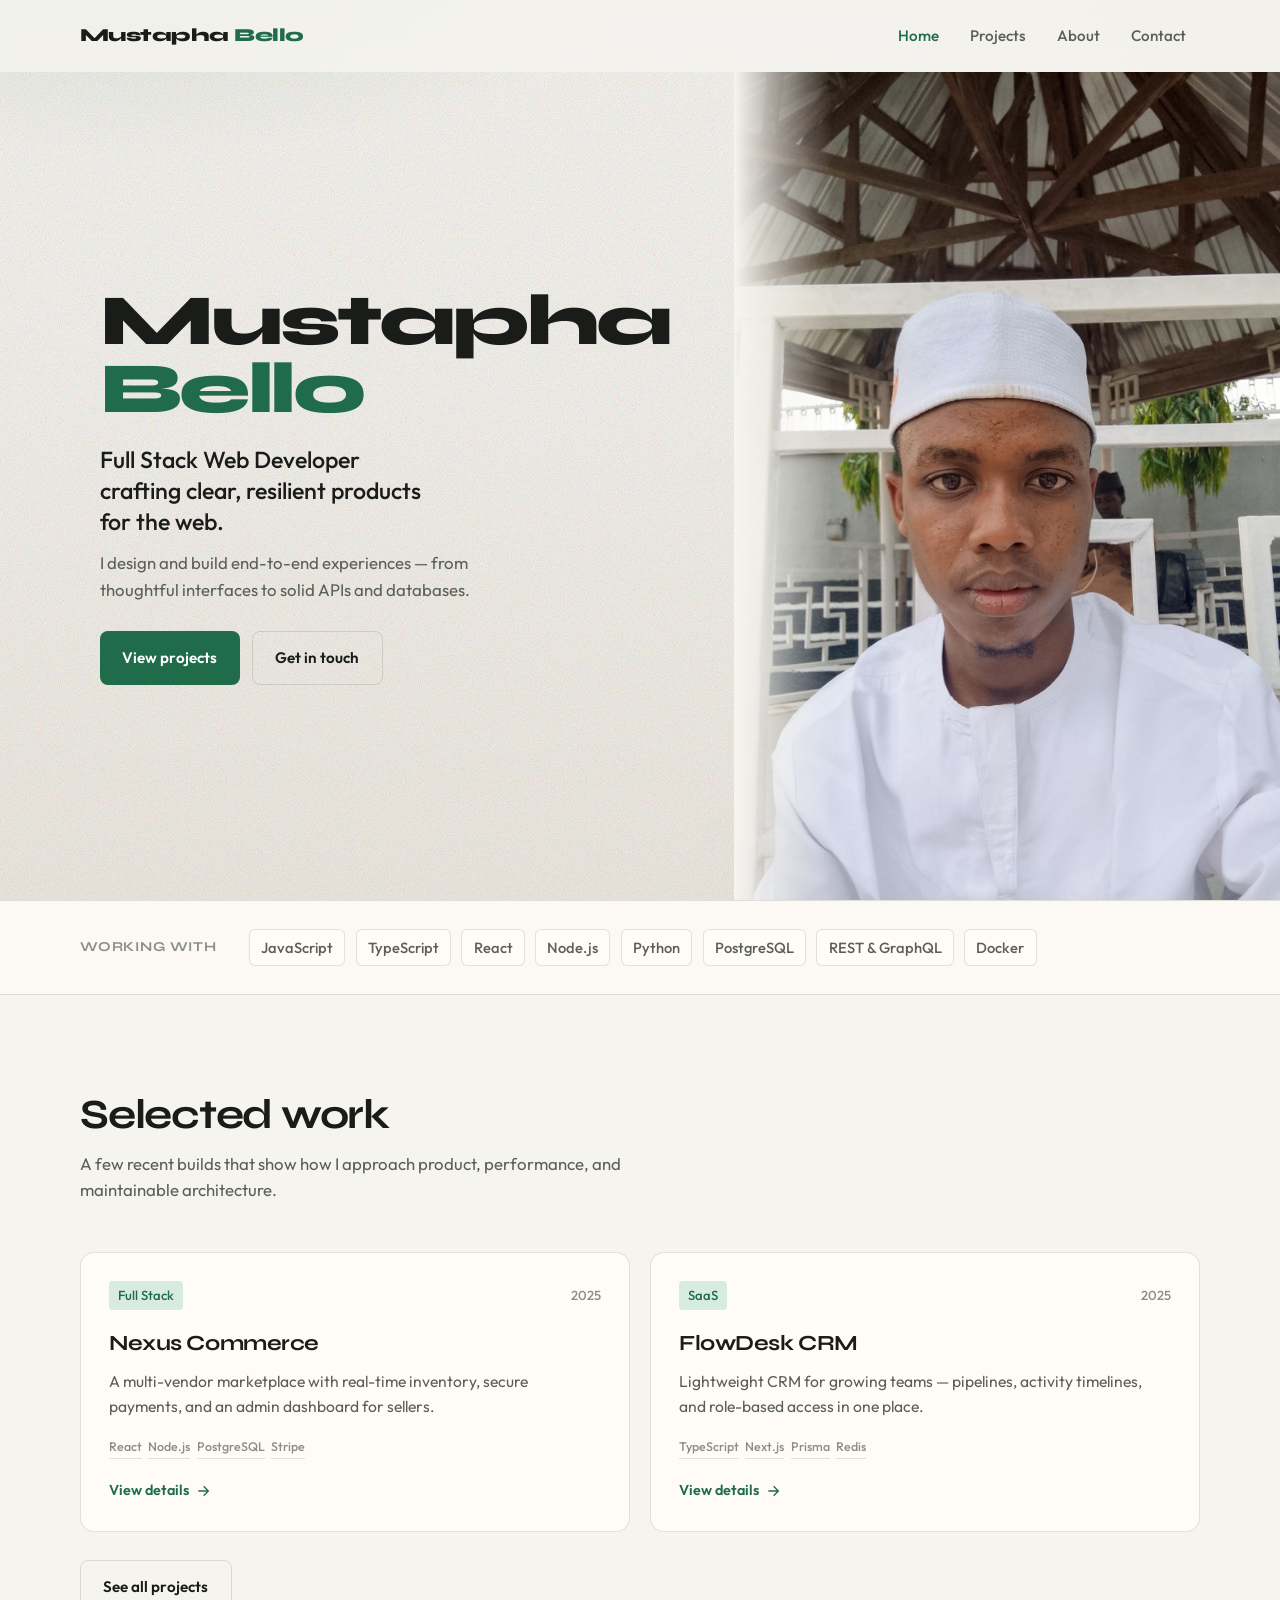
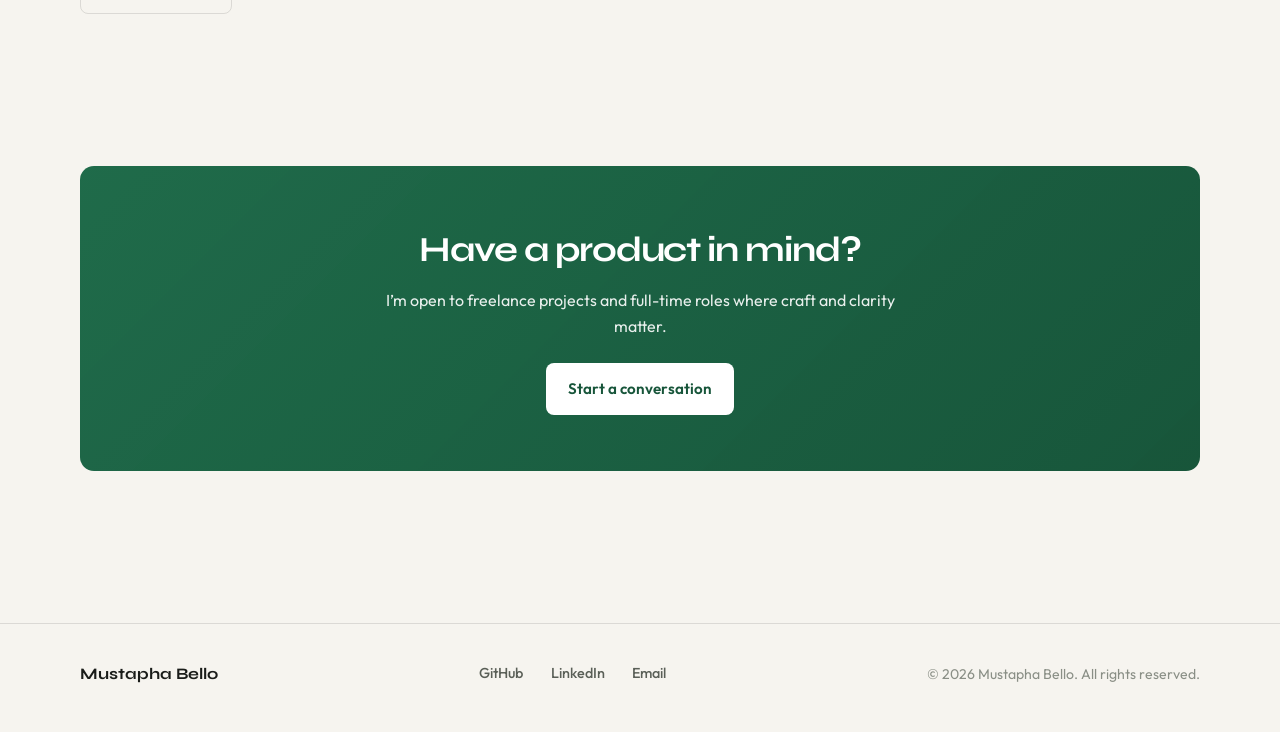
<file: index.html>
<!DOCTYPE html>
<html lang="en">
<head>
  <meta charset="UTF-8">
  <meta name="viewport" content="width=device-width, initial-scale=1.0">
  <meta name="description" content="Mustapha Bello — Full Stack Web Developer building reliable, thoughtful digital products.">
  <title>Mustapha Bello — Full Stack Web Developer</title>
  <link rel="stylesheet" href="css/styles.css">
</head>
<body>
  <header class="site-header">
    <nav class="nav container" aria-label="Primary">
      <a class="logo" href="index.html">Mustapha <span>Bello</span></a>
      <button class="nav-toggle" type="button" aria-expanded="false" aria-controls="nav-menu" aria-label="Open menu">
        <span class="nav-toggle-bars"></span>
      </button>
      <ul class="nav-links" id="nav-menu">
        <li><a href="index.html" class="is-active" aria-current="page">Home</a></li>
        <li><a href="projects.html">Projects</a></li>
        <li><a href="about.html">About</a></li>
        <li><a href="contact.html">Contact</a></li>
      </ul>
    </nav>
  </header>

  <main>
    <section class="hero" aria-label="Introduction">
      <div class="hero-copy">
        <h1 class="hero-brand">Mustapha <em>Bello</em></h1>
        <p class="hero-headline">Full Stack Web Developer crafting clear, resilient products for the web.</p>
        <p class="hero-support">I design and build end-to-end experiences — from thoughtful interfaces to solid APIs and databases.</p>
        <div class="btn-group">
          <a class="btn btn-primary" href="projects.html">View projects</a>
          <a class="btn btn-ghost" href="contact.html">Get in touch</a>
        </div>
      </div>
      <div class="hero-media">
        <img src="assets/mustapha.jpg" alt="Professional portrait of Mustapha Bello" width="768" height="1024">
      </div>
    </section>

    <div class="skills-strip">
      <div class="container">
        <p class="skills-label">Working with</p>
        <ul class="skills-list">
          <li>JavaScript</li>
          <li>TypeScript</li>
          <li>React</li>
          <li>Node.js</li>
          <li>Python</li>
          <li>PostgreSQL</li>
          <li>REST &amp; GraphQL</li>
          <li>Docker</li>
        </ul>
      </div>
    </div>

    <section class="section">
      <div class="container">
        <div class="section-header reveal">
          <h2>Selected work</h2>
          <p>A few recent builds that show how I approach product, performance, and maintainable architecture.</p>
        </div>
        <div class="project-grid">
          <article class="project-item reveal reveal-delay-1">
            <div class="project-meta">
              <span class="project-tag">Full Stack</span>
              <span>2025</span>
            </div>
            <h3>Nexus Commerce</h3>
            <p>A multi-vendor marketplace with real-time inventory, secure payments, and an admin dashboard for sellers.</p>
            <div class="project-stack">
              <span>React</span>
              <span>Node.js</span>
              <span>PostgreSQL</span>
              <span>Stripe</span>
            </div>
            <a class="project-link" href="projects.html#nexus">
              View details
              <svg viewBox="0 0 24 24" fill="none" stroke="currentColor" stroke-width="2" aria-hidden="true"><path d="M5 12h14M13 5l7 7-7 7"/></svg>
            </a>
          </article>
          <article class="project-item reveal reveal-delay-2">
            <div class="project-meta">
              <span class="project-tag">SaaS</span>
              <span>2025</span>
            </div>
            <h3>FlowDesk CRM</h3>
            <p>Lightweight CRM for growing teams — pipelines, activity timelines, and role-based access in one place.</p>
            <div class="project-stack">
              <span>TypeScript</span>
              <span>Next.js</span>
              <span>Prisma</span>
              <span>Redis</span>
            </div>
            <a class="project-link" href="projects.html#flowdesk">
              View details
              <svg viewBox="0 0 24 24" fill="none" stroke="currentColor" stroke-width="2" aria-hidden="true"><path d="M5 12h14M13 5l7 7-7 7"/></svg>
            </a>
          </article>
        </div>
        <p class="reveal" style="margin-top: 1.75rem;">
          <a class="btn btn-ghost" href="projects.html">See all projects</a>
        </p>
      </div>
    </section>

    <section class="section" style="padding-top: 0;">
      <div class="container">
        <div class="cta-band reveal">
          <h2>Have a product in mind?</h2>
          <p>I’m open to freelance projects and full-time roles where craft and clarity matter.</p>
          <a class="btn btn-primary" href="contact.html">Start a conversation</a>
        </div>
      </div>
    </section>
  </main>

  <footer class="site-footer">
    <div class="container footer-inner">
      <p class="footer-brand">Mustapha Bello</p>
      <div class="footer-social">
        <a href="https://github.com" target="_blank" rel="noopener noreferrer">GitHub</a>
        <a href="https://linkedin.com" target="_blank" rel="noopener noreferrer">LinkedIn</a>
        <a href="mailto:mustapha.bello@email.com">Email</a>
      </div>
      <p class="footer-copy">&copy; <span data-year></span> Mustapha Bello. All rights reserved.</p>
    </div>
  </footer>

  <script src="js/main.js"></script>
</body>
</html>
</file>
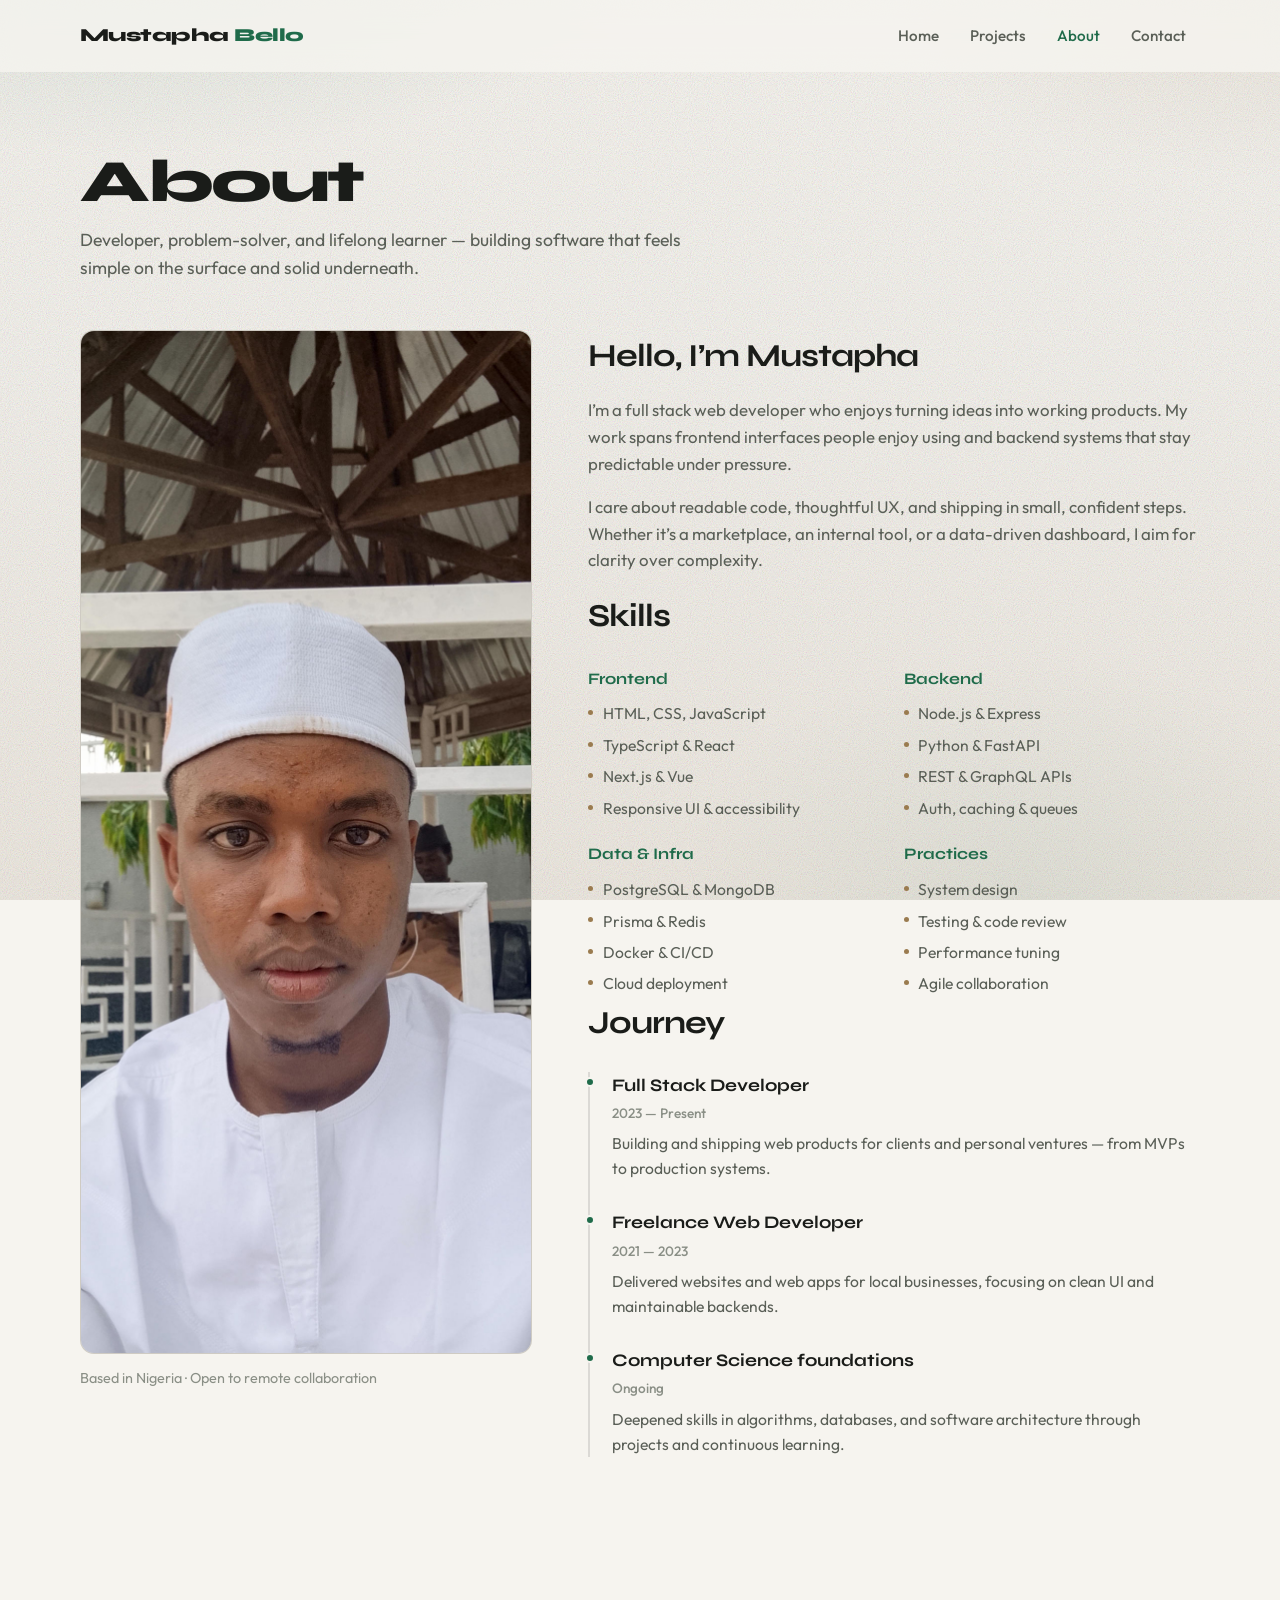
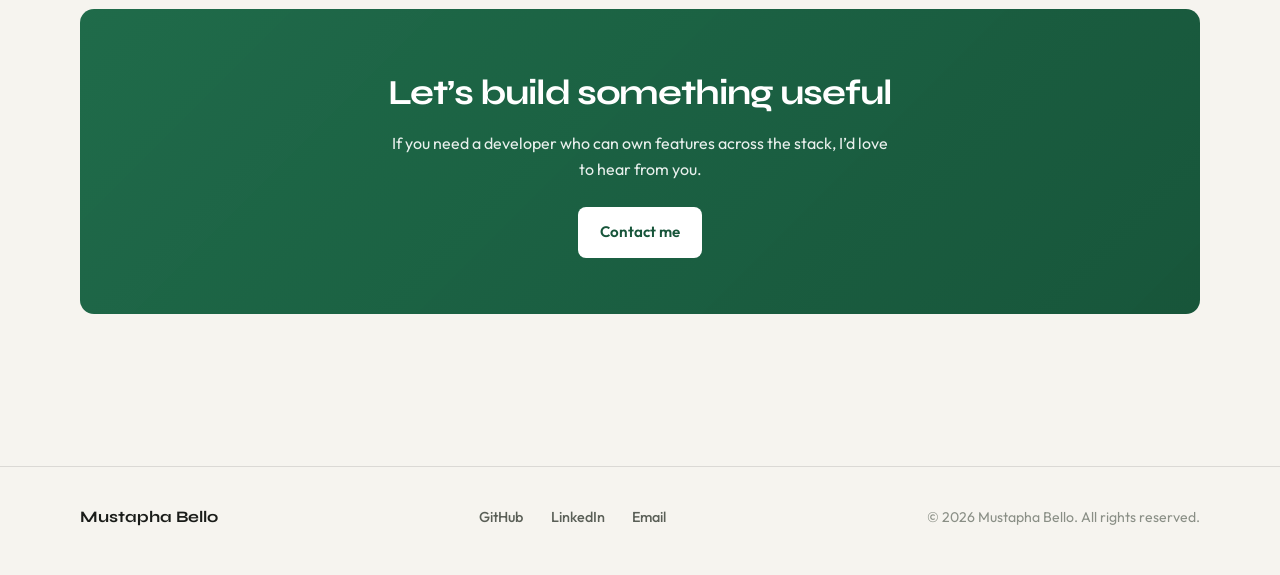
<file: about.html>
<!DOCTYPE html>
<html lang="en">
<head>
  <meta charset="UTF-8">
  <meta name="viewport" content="width=device-width, initial-scale=1.0">
  <meta name="description" content="About Mustapha Bello — full stack web developer focused on clear interfaces and reliable systems.">
  <title>About — Mustapha Bello</title>
  <link rel="stylesheet" href="css/styles.css">
</head>
<body>
  <header class="site-header">
    <nav class="nav container" aria-label="Primary">
      <a class="logo" href="index.html">Mustapha <span>Bello</span></a>
      <button class="nav-toggle" type="button" aria-expanded="false" aria-controls="nav-menu" aria-label="Open menu">
        <span class="nav-toggle-bars"></span>
      </button>
      <ul class="nav-links" id="nav-menu">
        <li><a href="index.html">Home</a></li>
        <li><a href="projects.html">Projects</a></li>
        <li><a href="about.html" class="is-active" aria-current="page">About</a></li>
        <li><a href="contact.html">Contact</a></li>
      </ul>
    </nav>
  </header>

  <main>
    <section class="page-hero">
      <div class="container">
        <h1>About</h1>
        <p>Developer, problem-solver, and lifelong learner — building software that feels simple on the surface and solid underneath.</p>
      </div>
    </section>

    <section class="section" style="padding-top: 0;">
      <div class="container about-layout">
        <aside class="about-portrait reveal">
          <figure>
            <img src="assets/mustapha.jpg" alt="Mustapha Bello in professional attire" width="768" height="1024">
            <figcaption>Based in Nigeria · Open to remote collaboration</figcaption>
          </figure>
        </aside>

        <div class="about-content">
          <div class="reveal">
            <h2>Hello, I’m Mustapha</h2>
            <p>
              I’m a full stack web developer who enjoys turning ideas into working products.
              My work spans frontend interfaces people enjoy using and backend systems that stay predictable under pressure.
            </p>
            <p>
              I care about readable code, thoughtful UX, and shipping in small, confident steps.
              Whether it’s a marketplace, an internal tool, or a data-driven dashboard, I aim for clarity over complexity.
            </p>
          </div>

          <div class="reveal reveal-delay-1">
            <h2>Skills</h2>
            <div class="skill-groups">
              <div class="skill-group">
                <h3>Frontend</h3>
                <ul>
                  <li>HTML, CSS, JavaScript</li>
                  <li>TypeScript &amp; React</li>
                  <li>Next.js &amp; Vue</li>
                  <li>Responsive UI &amp; accessibility</li>
                </ul>
              </div>
              <div class="skill-group">
                <h3>Backend</h3>
                <ul>
                  <li>Node.js &amp; Express</li>
                  <li>Python &amp; FastAPI</li>
                  <li>REST &amp; GraphQL APIs</li>
                  <li>Auth, caching &amp; queues</li>
                </ul>
              </div>
              <div class="skill-group">
                <h3>Data &amp; Infra</h3>
                <ul>
                  <li>PostgreSQL &amp; MongoDB</li>
                  <li>Prisma &amp; Redis</li>
                  <li>Docker &amp; CI/CD</li>
                  <li>Cloud deployment</li>
                </ul>
              </div>
              <div class="skill-group">
                <h3>Practices</h3>
                <ul>
                  <li>System design</li>
                  <li>Testing &amp; code review</li>
                  <li>Performance tuning</li>
                  <li>Agile collaboration</li>
                </ul>
              </div>
            </div>
          </div>

          <div class="reveal reveal-delay-2">
            <h2>Journey</h2>
            <div class="timeline">
              <div class="timeline-item">
                <h3>Full Stack Developer</h3>
                <p class="when">2023 — Present</p>
                <p>Building and shipping web products for clients and personal ventures — from MVPs to production systems.</p>
              </div>
              <div class="timeline-item">
                <h3>Freelance Web Developer</h3>
                <p class="when">2021 — 2023</p>
                <p>Delivered websites and web apps for local businesses, focusing on clean UI and maintainable backends.</p>
              </div>
              <div class="timeline-item">
                <h3>Computer Science foundations</h3>
                <p class="when">Ongoing</p>
                <p>Deepened skills in algorithms, databases, and software architecture through projects and continuous learning.</p>
              </div>
            </div>
          </div>
        </div>
      </div>
    </section>

    <section class="section" style="padding-top: 0;">
      <div class="container">
        <div class="cta-band reveal">
          <h2>Let’s build something useful</h2>
          <p>If you need a developer who can own features across the stack, I’d love to hear from you.</p>
          <a class="btn btn-primary" href="contact.html">Contact me</a>
        </div>
      </div>
    </section>
  </main>

  <footer class="site-footer">
    <div class="container footer-inner">
      <p class="footer-brand">Mustapha Bello</p>
      <div class="footer-social">
        <a href="https://github.com" target="_blank" rel="noopener noreferrer">GitHub</a>
        <a href="https://linkedin.com" target="_blank" rel="noopener noreferrer">LinkedIn</a>
        <a href="mailto:mustapha.bello@email.com">Email</a>
      </div>
      <p class="footer-copy">&copy; <span data-year></span> Mustapha Bello. All rights reserved.</p>
    </div>
  </footer>

  <script src="js/main.js"></script>
</body>
</html>
</file>
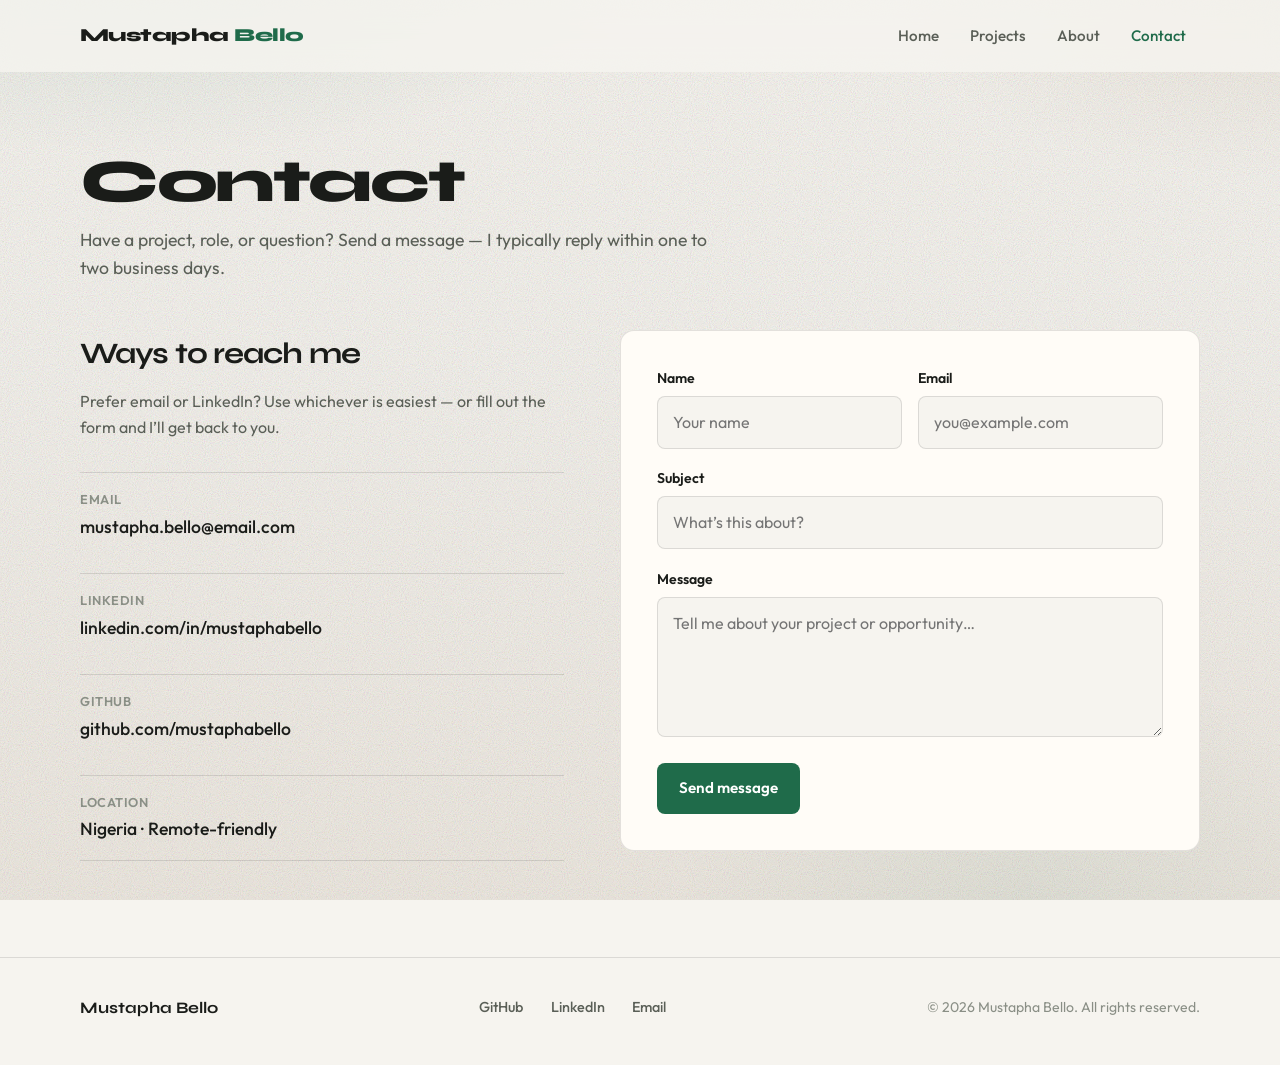
<file: contact.html>
<!DOCTYPE html>
<html lang="en">
<head>
  <meta charset="UTF-8">
  <meta name="viewport" content="width=device-width, initial-scale=1.0">
  <meta name="description" content="Contact Mustapha Bello — full stack web developer available for projects and collaborations.">
  <title>Contact — Mustapha Bello</title>
  <link rel="stylesheet" href="css/styles.css">
</head>
<body>
  <header class="site-header">
    <nav class="nav container" aria-label="Primary">
      <a class="logo" href="index.html">Mustapha <span>Bello</span></a>
      <button class="nav-toggle" type="button" aria-expanded="false" aria-controls="nav-menu" aria-label="Open menu">
        <span class="nav-toggle-bars"></span>
      </button>
      <ul class="nav-links" id="nav-menu">
        <li><a href="index.html">Home</a></li>
        <li><a href="projects.html">Projects</a></li>
        <li><a href="about.html">About</a></li>
        <li><a href="contact.html" class="is-active" aria-current="page">Contact</a></li>
      </ul>
    </nav>
  </header>

  <main>
    <section class="page-hero">
      <div class="container">
        <h1>Contact</h1>
        <p>Have a project, role, or question? Send a message — I typically reply within one to two business days.</p>
      </div>
    </section>

    <section class="section" style="padding-top: 0;">
      <div class="container contact-layout">
        <div class="contact-info reveal">
          <h2>Ways to reach me</h2>
          <p>Prefer email or LinkedIn? Use whichever is easiest — or fill out the form and I’ll get back to you.</p>
          <div class="contact-channels">
            <div class="contact-channel">
              <span>Email</span>
              <a href="mailto:mustapha.bello@email.com">mustapha.bello@email.com</a>
            </div>
            <div class="contact-channel">
              <span>LinkedIn</span>
              <a href="https://linkedin.com" target="_blank" rel="noopener noreferrer">linkedin.com/in/mustaphabello</a>
            </div>
            <div class="contact-channel">
              <span>GitHub</span>
              <a href="https://github.com" target="_blank" rel="noopener noreferrer">github.com/mustaphabello</a>
            </div>
            <div class="contact-channel">
              <span>Location</span>
              <a href="#">Nigeria · Remote-friendly</a>
            </div>
          </div>
        </div>

        <form class="contact-form reveal reveal-delay-1" id="contact-form" novalidate>
          <div class="form-row">
            <div class="form-field" data-field="name">
              <label for="name">Name</label>
              <input type="text" id="name" name="name" autocomplete="name" required placeholder="Your name">
              <p class="error" role="alert">Please enter your name.</p>
            </div>
            <div class="form-field" data-field="email">
              <label for="email">Email</label>
              <input type="email" id="email" name="email" autocomplete="email" required placeholder="you@example.com">
              <p class="error" role="alert">Please enter a valid email.</p>
            </div>
          </div>
          <div class="form-field" data-field="subject">
            <label for="subject">Subject</label>
            <input type="text" id="subject" name="subject" required placeholder="What’s this about?">
            <p class="error" role="alert">Please add a subject.</p>
          </div>
          <div class="form-field" data-field="message">
            <label for="message">Message</label>
            <textarea id="message" name="message" required placeholder="Tell me about your project or opportunity…"></textarea>
            <p class="error" role="alert">Please write a short message.</p>
          </div>
          <button class="btn btn-primary" type="submit">Send message</button>
          <p class="form-status" id="form-status" role="status" aria-live="polite"></p>
        </form>
      </div>
    </section>
  </main>

  <footer class="site-footer">
    <div class="container footer-inner">
      <p class="footer-brand">Mustapha Bello</p>
      <div class="footer-social">
        <a href="https://github.com" target="_blank" rel="noopener noreferrer">GitHub</a>
        <a href="https://linkedin.com" target="_blank" rel="noopener noreferrer">LinkedIn</a>
        <a href="mailto:mustapha.bello@email.com">Email</a>
      </div>
      <p class="footer-copy">&copy; <span data-year></span> Mustapha Bello. All rights reserved.</p>
    </div>
  </footer>

  <script src="js/main.js"></script>
</body>
</html>
</file>
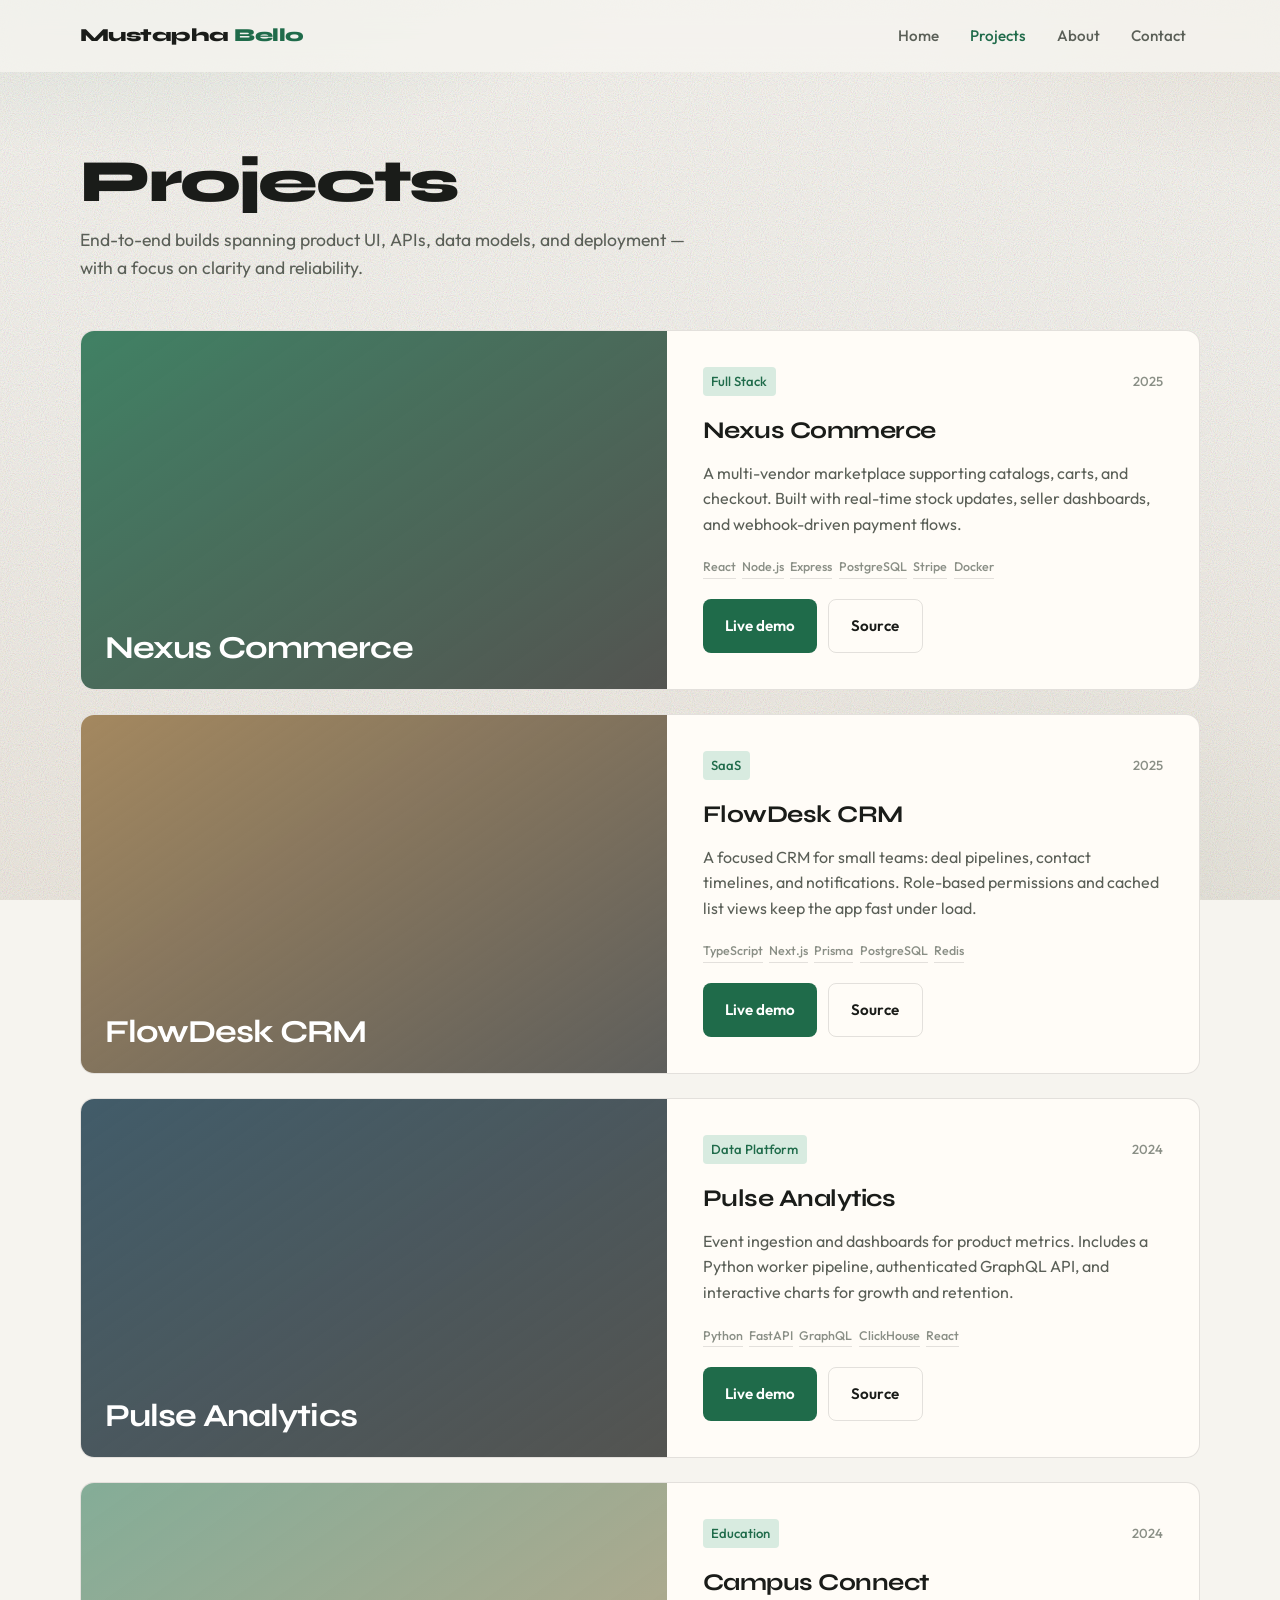
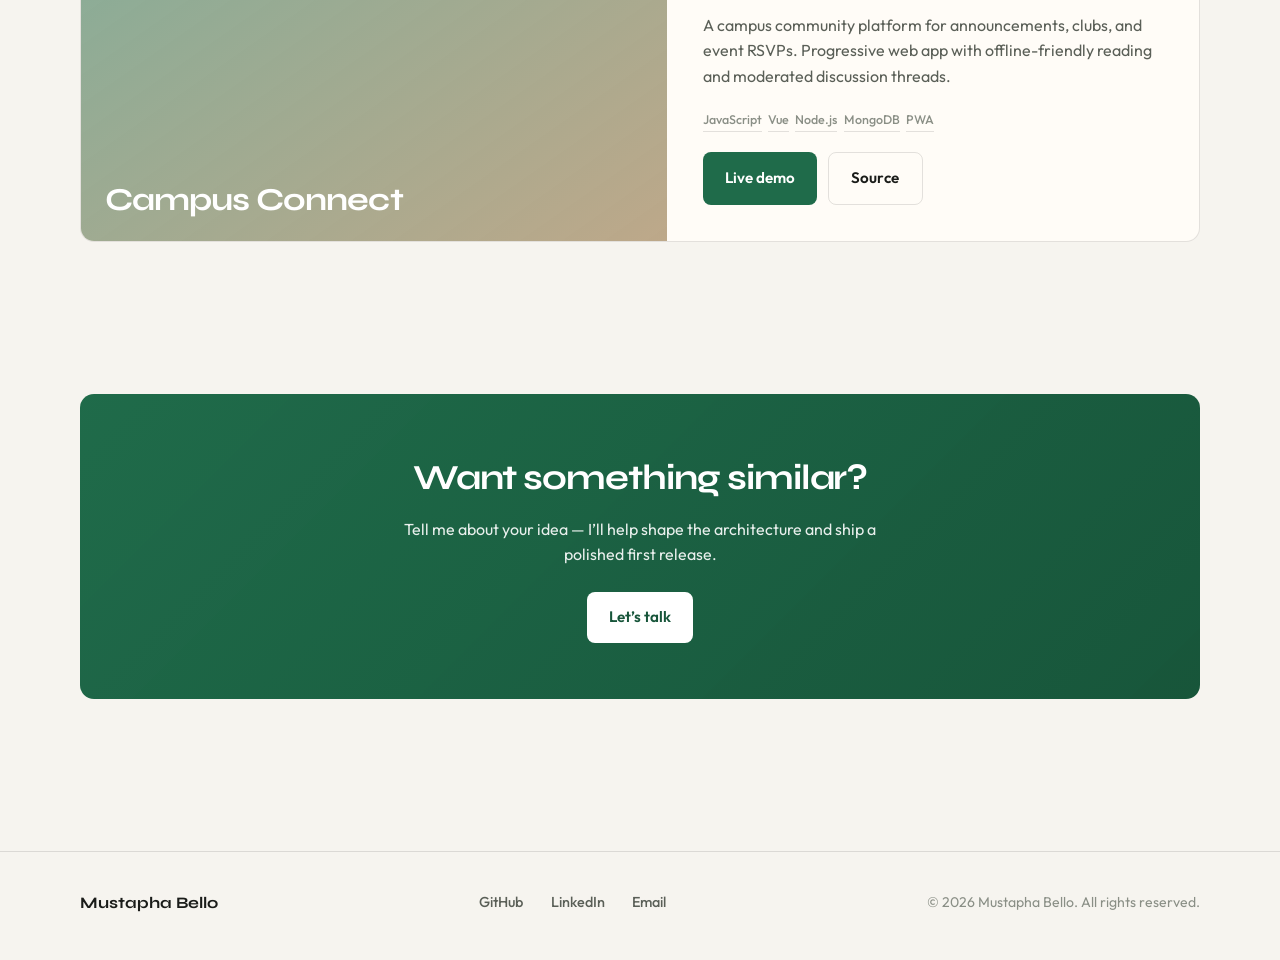
<file: projects.html>
<!DOCTYPE html>
<html lang="en">
<head>
  <meta charset="UTF-8">
  <meta name="viewport" content="width=device-width, initial-scale=1.0">
  <meta name="description" content="Projects by Mustapha Bello — full stack web applications, APIs, and product experiences.">
  <title>Projects — Mustapha Bello</title>
  <link rel="stylesheet" href="css/styles.css">
</head>
<body>
  <header class="site-header">
    <nav class="nav container" aria-label="Primary">
      <a class="logo" href="index.html">Mustapha <span>Bello</span></a>
      <button class="nav-toggle" type="button" aria-expanded="false" aria-controls="nav-menu" aria-label="Open menu">
        <span class="nav-toggle-bars"></span>
      </button>
      <ul class="nav-links" id="nav-menu">
        <li><a href="index.html">Home</a></li>
        <li><a href="projects.html" class="is-active" aria-current="page">Projects</a></li>
        <li><a href="about.html">About</a></li>
        <li><a href="contact.html">Contact</a></li>
      </ul>
    </nav>
  </header>

  <main>
    <section class="page-hero">
      <div class="container">
        <h1>Projects</h1>
        <p>End-to-end builds spanning product UI, APIs, data models, and deployment — with a focus on clarity and reliability.</p>
      </div>
    </section>

    <section class="section" style="padding-top: 0;">
      <div class="container">
        <div class="project-list">
          <article class="project-featured reveal" id="nexus">
            <div class="project-visual">
              <span>Nexus Commerce</span>
            </div>
            <div class="project-body">
              <div class="project-meta">
                <span class="project-tag">Full Stack</span>
                <span>2025</span>
              </div>
              <h3>Nexus Commerce</h3>
              <p>A multi-vendor marketplace supporting catalogs, carts, and checkout. Built with real-time stock updates, seller dashboards, and webhook-driven payment flows.</p>
              <div class="project-stack">
                <span>React</span>
                <span>Node.js</span>
                <span>Express</span>
                <span>PostgreSQL</span>
                <span>Stripe</span>
                <span>Docker</span>
              </div>
              <div class="project-actions">
                <a class="btn btn-primary" href="#" aria-disabled="true">Live demo</a>
                <a class="btn btn-ghost" href="https://github.com" target="_blank" rel="noopener noreferrer">Source</a>
              </div>
            </div>
          </article>

          <article class="project-featured reveal reveal-delay-1" id="flowdesk">
            <div class="project-visual tone-2">
              <span>FlowDesk CRM</span>
            </div>
            <div class="project-body">
              <div class="project-meta">
                <span class="project-tag">SaaS</span>
                <span>2025</span>
              </div>
              <h3>FlowDesk CRM</h3>
              <p>A focused CRM for small teams: deal pipelines, contact timelines, and notifications. Role-based permissions and cached list views keep the app fast under load.</p>
              <div class="project-stack">
                <span>TypeScript</span>
                <span>Next.js</span>
                <span>Prisma</span>
                <span>PostgreSQL</span>
                <span>Redis</span>
              </div>
              <div class="project-actions">
                <a class="btn btn-primary" href="#" aria-disabled="true">Live demo</a>
                <a class="btn btn-ghost" href="https://github.com" target="_blank" rel="noopener noreferrer">Source</a>
              </div>
            </div>
          </article>

          <article class="project-featured reveal reveal-delay-2" id="pulse">
            <div class="project-visual tone-3">
              <span>Pulse Analytics</span>
            </div>
            <div class="project-body">
              <div class="project-meta">
                <span class="project-tag">Data Platform</span>
                <span>2024</span>
              </div>
              <h3>Pulse Analytics</h3>
              <p>Event ingestion and dashboards for product metrics. Includes a Python worker pipeline, authenticated GraphQL API, and interactive charts for growth and retention.</p>
              <div class="project-stack">
                <span>Python</span>
                <span>FastAPI</span>
                <span>GraphQL</span>
                <span>ClickHouse</span>
                <span>React</span>
              </div>
              <div class="project-actions">
                <a class="btn btn-primary" href="#" aria-disabled="true">Live demo</a>
                <a class="btn btn-ghost" href="https://github.com" target="_blank" rel="noopener noreferrer">Source</a>
              </div>
            </div>
          </article>

          <article class="project-featured reveal" id="campus">
            <div class="project-visual tone-4">
              <span>Campus Connect</span>
            </div>
            <div class="project-body">
              <div class="project-meta">
                <span class="project-tag">Education</span>
                <span>2024</span>
              </div>
              <h3>Campus Connect</h3>
              <p>A campus community platform for announcements, clubs, and event RSVPs. Progressive web app with offline-friendly reading and moderated discussion threads.</p>
              <div class="project-stack">
                <span>JavaScript</span>
                <span>Vue</span>
                <span>Node.js</span>
                <span>MongoDB</span>
                <span>PWA</span>
              </div>
              <div class="project-actions">
                <a class="btn btn-primary" href="#" aria-disabled="true">Live demo</a>
                <a class="btn btn-ghost" href="https://github.com" target="_blank" rel="noopener noreferrer">Source</a>
              </div>
            </div>
          </article>
        </div>
      </div>
    </section>

    <section class="section" style="padding-top: 0;">
      <div class="container">
        <div class="cta-band reveal">
          <h2>Want something similar?</h2>
          <p>Tell me about your idea — I’ll help shape the architecture and ship a polished first release.</p>
          <a class="btn btn-primary" href="contact.html">Let’s talk</a>
        </div>
      </div>
    </section>
  </main>

  <footer class="site-footer">
    <div class="container footer-inner">
      <p class="footer-brand">Mustapha Bello</p>
      <div class="footer-social">
        <a href="https://github.com" target="_blank" rel="noopener noreferrer">GitHub</a>
        <a href="https://linkedin.com" target="_blank" rel="noopener noreferrer">LinkedIn</a>
        <a href="mailto:mustapha.bello@email.com">Email</a>
      </div>
      <p class="footer-copy">&copy; <span data-year></span> Mustapha Bello. All rights reserved.</p>
    </div>
  </footer>

  <script src="js/main.js"></script>
</body>
</html>
</file>
<file: css/styles.css>
/* ============================================
   Mustapha Bello — Portfolio
   ============================================ */

@import url('https://fonts.googleapis.com/css2?family=Outfit:wght@300;400;500;600;700&family=Syne:wght@600;700;800&display=swap');

:root {
  --bg: #f6f4ef;
  --bg-elevated: #fffcf7;
  --bg-deep: #e8e4db;
  --ink: #1a1c19;
  --ink-muted: #5a5f57;
  --ink-soft: #8a8f86;
  --accent: #1f6b4a;
  --accent-hover: #17553a;
  --accent-soft: #d8ebe0;
  --wood: #9a7b4f;
  --line: rgba(26, 28, 25, 0.12);
  --shadow: 0 18px 40px rgba(26, 28, 25, 0.08);
  --radius: 14px;
  --radius-sm: 8px;
  --nav-h: 72px;
  --max: 1120px;
  --font-display: 'Syne', sans-serif;
  --font-body: 'Outfit', sans-serif;
  --ease: cubic-bezier(0.22, 1, 0.36, 1);
}

*,
*::before,
*::after {
  box-sizing: border-box;
  margin: 0;
  padding: 0;
}

html {
  scroll-behavior: smooth;
  -webkit-text-size-adjust: 100%;
}

body {
  font-family: var(--font-body);
  font-weight: 400;
  color: var(--ink);
  background: var(--bg);
  line-height: 1.6;
  min-height: 100vh;
  overflow-x: hidden;
}

img {
  max-width: 100%;
  display: block;
}

a {
  color: inherit;
  text-decoration: none;
}

ul {
  list-style: none;
}

button,
input,
textarea {
  font: inherit;
  color: inherit;
}

button {
  cursor: pointer;
  border: none;
  background: none;
}

.sr-only {
  position: absolute;
  width: 1px;
  height: 1px;
  padding: 0;
  margin: -1px;
  overflow: hidden;
  clip: rect(0, 0, 0, 0);
  border: 0;
}

/* ---------- Background atmosphere ---------- */
body::before {
  content: '';
  position: fixed;
  inset: 0;
  z-index: -2;
  background:
    radial-gradient(ellipse 80% 50% at 10% -10%, rgba(31, 107, 74, 0.12), transparent 55%),
    radial-gradient(ellipse 60% 40% at 100% 0%, rgba(154, 123, 79, 0.1), transparent 50%),
    radial-gradient(ellipse 50% 50% at 80% 100%, rgba(31, 107, 74, 0.06), transparent 55%),
    linear-gradient(180deg, #f8f6f1 0%, var(--bg) 40%, #f0ebe3 100%);
  pointer-events: none;
}

body::after {
  content: '';
  position: fixed;
  inset: 0;
  z-index: -1;
  opacity: 0.35;
  background-image: url("data:image/svg+xml,%3Csvg viewBox='0 0 200 200' xmlns='http://www.w3.org/2000/svg'%3E%3Cfilter id='n'%3E%3CfeTurbulence type='fractalNoise' baseFrequency='0.85' numOctaves='4' stitchTiles='stitch'/%3E%3C/filter%3E%3Crect width='100%25' height='100%25' filter='url(%23n)'/%3E%3C/svg%3E");
  background-size: 180px;
  pointer-events: none;
  mix-blend-mode: multiply;
}

/* ---------- Layout ---------- */
.container {
  width: min(100% - 2.5rem, var(--max));
  margin-inline: auto;
}

.section {
  padding: clamp(3.5rem, 8vw, 6rem) 0;
}

.section-header {
  max-width: 36rem;
  margin-bottom: clamp(2rem, 5vw, 3rem);
}

.section-header h2 {
  font-family: var(--font-display);
  font-size: clamp(1.85rem, 4vw, 2.6rem);
  font-weight: 700;
  letter-spacing: -0.03em;
  line-height: 1.15;
  margin-bottom: 0.75rem;
}

.section-header p {
  color: var(--ink-muted);
  font-size: 1.05rem;
}

/* ---------- Navigation ---------- */
.site-header {
  position: sticky;
  top: 0;
  z-index: 100;
  height: var(--nav-h);
  backdrop-filter: blur(14px);
  -webkit-backdrop-filter: blur(14px);
  background: rgba(246, 244, 239, 0.82);
  border-bottom: 1px solid transparent;
  transition: border-color 0.3s var(--ease), background 0.3s var(--ease);
}

.site-header.is-scrolled {
  border-bottom-color: var(--line);
  background: rgba(246, 244, 239, 0.94);
}

.nav {
  height: var(--nav-h);
  display: flex;
  align-items: center;
  justify-content: space-between;
  gap: 1rem;
}

.logo {
  font-family: var(--font-display);
  font-weight: 800;
  font-size: 1.15rem;
  letter-spacing: -0.03em;
  display: flex;
  align-items: baseline;
  gap: 0.35rem;
}

.logo span {
  color: var(--accent);
}

.nav-links {
  display: flex;
  align-items: center;
  gap: 0.25rem;
}

.nav-links a {
  padding: 0.5rem 0.85rem;
  font-size: 0.95rem;
  font-weight: 500;
  color: var(--ink-muted);
  border-radius: var(--radius-sm);
  transition: color 0.2s ease, background 0.2s ease;
}

.nav-links a:hover,
.nav-links a:focus-visible {
  color: var(--ink);
  background: rgba(26, 28, 25, 0.05);
  outline: none;
}

.nav-links a.is-active {
  color: var(--accent);
}

.nav-toggle {
  display: none;
  width: 44px;
  height: 44px;
  place-items: center;
  border-radius: var(--radius-sm);
  border: 1px solid var(--line);
  background: var(--bg-elevated);
}

.nav-toggle-bars {
  display: block;
  width: 18px;
  height: 2px;
  background: var(--ink);
  position: relative;
  transition: background 0.2s ease;
}

.nav-toggle-bars::before,
.nav-toggle-bars::after {
  content: '';
  position: absolute;
  left: 0;
  width: 18px;
  height: 2px;
  background: var(--ink);
  transition: transform 0.25s var(--ease);
}

.nav-toggle-bars::before { top: -6px; }
.nav-toggle-bars::after { top: 6px; }

.nav-toggle[aria-expanded="true"] .nav-toggle-bars {
  background: transparent;
}

.nav-toggle[aria-expanded="true"] .nav-toggle-bars::before {
  transform: translateY(6px) rotate(45deg);
}

.nav-toggle[aria-expanded="true"] .nav-toggle-bars::after {
  transform: translateY(-6px) rotate(-45deg);
}

/* ---------- Buttons ---------- */
.btn {
  display: inline-flex;
  align-items: center;
  justify-content: center;
  gap: 0.5rem;
  padding: 0.85rem 1.4rem;
  font-weight: 600;
  font-size: 0.95rem;
  border-radius: var(--radius-sm);
  transition: background 0.2s ease, color 0.2s ease, transform 0.2s var(--ease), border-color 0.2s ease;
}

.btn:active {
  transform: translateY(1px);
}

.btn-primary {
  background: var(--accent);
  color: #fff;
}

.btn-primary:hover,
.btn-primary:focus-visible {
  background: var(--accent-hover);
  outline: none;
}

.btn-ghost {
  background: transparent;
  color: var(--ink);
  border: 1px solid var(--line);
}

.btn-ghost:hover,
.btn-ghost:focus-visible {
  border-color: var(--ink-muted);
  background: rgba(26, 28, 25, 0.03);
  outline: none;
}

.btn-group {
  display: flex;
  flex-wrap: wrap;
  gap: 0.75rem;
}

/* ---------- Home Hero ---------- */
.hero {
  min-height: calc(100vh - var(--nav-h));
  display: grid;
  grid-template-columns: 1fr 1fr;
  align-items: stretch;
  position: relative;
  overflow: hidden;
}

.hero-copy {
  display: flex;
  flex-direction: column;
  justify-content: center;
  padding: clamp(2rem, 6vw, 4.5rem) clamp(1.25rem, 5vw, 4rem);
  padding-left: max(1.25rem, calc((100vw - var(--max)) / 2 + 1.25rem));
  animation: rise-in 0.9s var(--ease) both;
}

.hero-brand {
  font-family: var(--font-display);
  font-weight: 800;
  font-size: clamp(2.6rem, 6.5vw, 4.5rem);
  letter-spacing: -0.045em;
  line-height: 0.95;
  margin-bottom: 1.25rem;
  color: var(--ink);
}

.hero-brand em {
  font-style: normal;
  color: var(--accent);
  display: block;
}

.hero-headline {
  font-size: clamp(1.15rem, 2.2vw, 1.45rem);
  font-weight: 500;
  color: var(--ink);
  margin-bottom: 0.75rem;
  max-width: 22ch;
  line-height: 1.35;
}

.hero-support {
  color: var(--ink-muted);
  font-size: 1.05rem;
  max-width: 34ch;
  margin-bottom: 1.75rem;
}

.hero-media {
  position: relative;
  min-height: 420px;
  animation: fade-scale 1.1s var(--ease) 0.15s both;
}

.hero-media img {
  width: 100%;
  height: 100%;
  object-fit: cover;
  object-position: center top;
}

.hero-media::after {
  content: '';
  position: absolute;
  inset: 0;
  background: linear-gradient(90deg, var(--bg) 0%, transparent 18%);
  pointer-events: none;
}

/* ---------- Reveal motion ---------- */
@keyframes rise-in {
  from {
    opacity: 0;
    transform: translateY(28px);
  }
  to {
    opacity: 1;
    transform: translateY(0);
  }
}

@keyframes fade-scale {
  from {
    opacity: 0;
    transform: scale(1.04);
  }
  to {
    opacity: 1;
    transform: scale(1);
  }
}

.reveal {
  opacity: 0;
  transform: translateY(24px);
  transition: opacity 0.7s var(--ease), transform 0.7s var(--ease);
}

.reveal.is-visible {
  opacity: 1;
  transform: translateY(0);
}

.reveal-delay-1 { transition-delay: 0.1s; }
.reveal-delay-2 { transition-delay: 0.2s; }
.reveal-delay-3 { transition-delay: 0.3s; }

/* ---------- Home: skills strip ---------- */
.skills-strip {
  border-block: 1px solid var(--line);
  background: rgba(255, 252, 247, 0.65);
  padding: 1.75rem 0;
}

.skills-strip .container {
  display: flex;
  flex-wrap: wrap;
  align-items: center;
  gap: 1rem 2rem;
}

.skills-label {
  font-family: var(--font-display);
  font-weight: 700;
  font-size: 0.85rem;
  letter-spacing: 0.06em;
  text-transform: uppercase;
  color: var(--ink-soft);
}

.skills-list {
  display: flex;
  flex-wrap: wrap;
  gap: 0.5rem 0.65rem;
}

.skills-list li {
  font-size: 0.92rem;
  font-weight: 500;
  color: var(--ink-muted);
  padding: 0.35rem 0.7rem;
  background: var(--bg-elevated);
  border: 1px solid var(--line);
  border-radius: 6px;
}

/* ---------- Featured projects (home) ---------- */
.project-grid {
  display: grid;
  grid-template-columns: repeat(2, 1fr);
  gap: 1.25rem;
}

.project-item {
  position: relative;
  display: block;
  padding: 1.75rem;
  background: var(--bg-elevated);
  border: 1px solid var(--line);
  border-radius: var(--radius);
  transition: border-color 0.25s ease, transform 0.25s var(--ease), box-shadow 0.25s ease;
}

.project-item:hover,
.project-item:focus-visible {
  border-color: rgba(31, 107, 74, 0.35);
  transform: translateY(-3px);
  box-shadow: var(--shadow);
  outline: none;
}

.project-meta {
  display: flex;
  justify-content: space-between;
  align-items: center;
  gap: 1rem;
  margin-bottom: 1rem;
  font-size: 0.82rem;
  color: var(--ink-soft);
  font-weight: 500;
}

.project-tag {
  color: var(--accent);
  background: var(--accent-soft);
  padding: 0.25rem 0.55rem;
  border-radius: 4px;
}

.project-item h3 {
  font-family: var(--font-display);
  font-size: 1.35rem;
  font-weight: 700;
  letter-spacing: -0.02em;
  margin-bottom: 0.5rem;
}

.project-item p {
  color: var(--ink-muted);
  font-size: 0.98rem;
  margin-bottom: 1.15rem;
}

.project-stack {
  display: flex;
  flex-wrap: wrap;
  gap: 0.4rem;
}

.project-stack span {
  font-size: 0.78rem;
  font-weight: 500;
  color: var(--ink-soft);
  border-bottom: 1px solid var(--line);
  padding-bottom: 1px;
}

.project-link {
  display: inline-flex;
  align-items: center;
  gap: 0.35rem;
  margin-top: 1.25rem;
  font-weight: 600;
  font-size: 0.9rem;
  color: var(--accent);
}

.project-item:hover .project-link {
  gap: 0.55rem;
}

.project-link svg {
  width: 16px;
  height: 16px;
  transition: transform 0.2s var(--ease);
}

.project-item:hover .project-link svg {
  transform: translateX(3px);
}

/* Featured full-width on projects page */
.project-list {
  display: flex;
  flex-direction: column;
  gap: 1.5rem;
}

.project-featured {
  display: grid;
  grid-template-columns: 1.1fr 1fr;
  gap: 0;
  background: var(--bg-elevated);
  border: 1px solid var(--line);
  border-radius: var(--radius);
  overflow: hidden;
  transition: border-color 0.25s ease, box-shadow 0.25s ease;
}

.project-featured:hover {
  border-color: rgba(31, 107, 74, 0.3);
  box-shadow: var(--shadow);
}

.project-visual {
  min-height: 240px;
  background:
    linear-gradient(145deg, rgba(31, 107, 74, 0.85), rgba(26, 28, 25, 0.75)),
    repeating-linear-gradient(
      -45deg,
      transparent,
      transparent 12px,
      rgba(255, 255, 255, 0.04) 12px,
      rgba(255, 255, 255, 0.04) 24px
    );
  display: flex;
  align-items: flex-end;
  padding: 1.5rem;
  color: #fff;
}

.project-visual.tone-2 {
  background:
    linear-gradient(145deg, rgba(154, 123, 79, 0.9), rgba(26, 28, 25, 0.7)),
    repeating-linear-gradient(
      -45deg,
      transparent,
      transparent 12px,
      rgba(255, 255, 255, 0.04) 12px,
      rgba(255, 255, 255, 0.04) 24px
    );
}

.project-visual.tone-3 {
  background:
    linear-gradient(145deg, rgba(45, 74, 90, 0.9), rgba(26, 28, 25, 0.75)),
    repeating-linear-gradient(
      -45deg,
      transparent,
      transparent 12px,
      rgba(255, 255, 255, 0.04) 12px,
      rgba(255, 255, 255, 0.04) 24px
    );
}

.project-visual.tone-4 {
  background:
    linear-gradient(145deg, rgba(31, 107, 74, 0.55), rgba(154, 123, 79, 0.65)),
    repeating-linear-gradient(
      -45deg,
      transparent,
      transparent 12px,
      rgba(255, 255, 255, 0.04) 12px,
      rgba(255, 255, 255, 0.04) 24px
    );
}

.project-visual span {
  font-family: var(--font-display);
  font-weight: 700;
  font-size: clamp(1.5rem, 3vw, 2rem);
  letter-spacing: -0.03em;
  line-height: 1.1;
}

.project-body {
  padding: clamp(1.5rem, 3vw, 2.25rem);
  display: flex;
  flex-direction: column;
  justify-content: center;
}

.project-body h3 {
  font-family: var(--font-display);
  font-size: 1.5rem;
  font-weight: 700;
  letter-spacing: -0.02em;
  margin-bottom: 0.65rem;
}

.project-body p {
  color: var(--ink-muted);
  margin-bottom: 1.25rem;
}

.project-actions {
  display: flex;
  flex-wrap: wrap;
  gap: 0.65rem;
  margin-top: 1.25rem;
}

/* ---------- Page hero (inner pages) ---------- */
.page-hero {
  padding: clamp(3rem, 8vw, 5rem) 0 clamp(2rem, 4vw, 3rem);
}

.page-hero h1 {
  font-family: var(--font-display);
  font-size: clamp(2.4rem, 6vw, 3.75rem);
  font-weight: 800;
  letter-spacing: -0.04em;
  line-height: 1;
  margin-bottom: 0.85rem;
  animation: rise-in 0.8s var(--ease) both;
}

.page-hero p {
  color: var(--ink-muted);
  font-size: 1.1rem;
  max-width: 40rem;
  animation: rise-in 0.8s var(--ease) 0.1s both;
}

/* ---------- About ---------- */
.about-layout {
  display: grid;
  grid-template-columns: 0.85fr 1.15fr;
  gap: clamp(2rem, 5vw, 3.5rem);
  align-items: start;
}

.about-portrait {
  position: sticky;
  top: calc(var(--nav-h) + 1.5rem);
}

.about-portrait figure {
  margin: 0;
}

.about-portrait img {
  width: 100%;
  aspect-ratio: 3 / 4;
  object-fit: cover;
  object-position: center top;
  border-radius: var(--radius);
  border: 1px solid var(--line);
  background: var(--bg-deep);
}

.about-portrait figcaption {
  margin-top: 0.85rem;
  font-size: 0.9rem;
  color: var(--ink-soft);
}

.about-content h2 {
  font-family: var(--font-display);
  font-size: clamp(1.6rem, 3vw, 2rem);
  font-weight: 700;
  letter-spacing: -0.03em;
  margin-bottom: 1rem;
}

.about-content p {
  color: var(--ink-muted);
  margin-bottom: 1rem;
  font-size: 1.05rem;
}

.about-content p + h2 {
  margin-top: 2.5rem;
}

.skill-groups {
  display: grid;
  grid-template-columns: repeat(2, 1fr);
  gap: 1.25rem;
  margin-top: 1.5rem;
}

.skill-group h3 {
  font-family: var(--font-display);
  font-size: 1rem;
  font-weight: 700;
  margin-bottom: 0.65rem;
  color: var(--accent);
}

.skill-group ul {
  display: flex;
  flex-direction: column;
  gap: 0.4rem;
}

.skill-group li {
  color: var(--ink-muted);
  font-size: 0.98rem;
  padding-left: 0.9rem;
  position: relative;
}

.skill-group li::before {
  content: '';
  position: absolute;
  left: 0;
  top: 0.55em;
  width: 5px;
  height: 5px;
  border-radius: 50%;
  background: var(--wood);
}

.timeline {
  margin-top: 1.5rem;
  display: flex;
  flex-direction: column;
  gap: 0;
  border-left: 2px solid var(--line);
  padding-left: 1.35rem;
}

.timeline-item {
  position: relative;
  padding-bottom: 1.75rem;
}

.timeline-item:last-child {
  padding-bottom: 0;
}

.timeline-item::before {
  content: '';
  position: absolute;
  left: calc(-1.35rem - 5px);
  top: 0.35rem;
  width: 10px;
  height: 10px;
  border-radius: 50%;
  background: var(--accent);
  border: 2px solid var(--bg);
}

.timeline-item h3 {
  font-family: var(--font-display);
  font-size: 1.1rem;
  font-weight: 700;
  margin-bottom: 0.2rem;
}

.timeline-item .when {
  font-size: 0.85rem;
  color: var(--ink-soft);
  font-weight: 500;
  margin-bottom: 0.4rem;
}

.timeline-item p {
  font-size: 0.98rem;
  margin-bottom: 0;
}

/* ---------- Contact ---------- */
.contact-layout {
  display: grid;
  grid-template-columns: 1fr 1.2fr;
  gap: clamp(2rem, 5vw, 3.5rem);
  align-items: start;
}

.contact-info h2 {
  font-family: var(--font-display);
  font-size: clamp(1.5rem, 3vw, 1.85rem);
  font-weight: 700;
  letter-spacing: -0.03em;
  margin-bottom: 0.75rem;
}

.contact-info > p {
  color: var(--ink-muted);
  margin-bottom: 2rem;
}

.contact-channels {
  display: flex;
  flex-direction: column;
  gap: 1rem;
}

.contact-channel {
  display: flex;
  flex-direction: column;
  gap: 0.2rem;
  padding: 1rem 0;
  border-top: 1px solid var(--line);
}

.contact-channel:last-child {
  border-bottom: 1px solid var(--line);
}

.contact-channel span {
  font-size: 0.8rem;
  font-weight: 600;
  letter-spacing: 0.04em;
  text-transform: uppercase;
  color: var(--ink-soft);
}

.contact-channel a {
  font-size: 1.1rem;
  font-weight: 500;
  color: var(--ink);
  transition: color 0.2s ease;
}

.contact-channel a:hover,
.contact-channel a:focus-visible {
  color: var(--accent);
  outline: none;
}

.contact-form {
  background: var(--bg-elevated);
  border: 1px solid var(--line);
  border-radius: var(--radius);
  padding: clamp(1.5rem, 3vw, 2.25rem);
}

.form-row {
  display: grid;
  grid-template-columns: 1fr 1fr;
  gap: 1rem;
}

.form-field {
  margin-bottom: 1.15rem;
}

.form-field label {
  display: block;
  font-size: 0.88rem;
  font-weight: 600;
  margin-bottom: 0.4rem;
  color: var(--ink);
}

.form-field input,
.form-field textarea {
  width: 100%;
  padding: 0.8rem 0.95rem;
  background: var(--bg);
  border: 1px solid var(--line);
  border-radius: var(--radius-sm);
  transition: border-color 0.2s ease, box-shadow 0.2s ease;
}

.form-field input:focus,
.form-field textarea:focus {
  outline: none;
  border-color: var(--accent);
  box-shadow: 0 0 0 3px rgba(31, 107, 74, 0.15);
}

.form-field textarea {
  min-height: 140px;
  resize: vertical;
}

.form-field .error {
  display: none;
  margin-top: 0.35rem;
  font-size: 0.82rem;
  color: #a33a2f;
}

.form-field.has-error input,
.form-field.has-error textarea {
  border-color: #a33a2f;
}

.form-field.has-error .error {
  display: block;
}

.form-status {
  display: none;
  margin-top: 1rem;
  padding: 0.85rem 1rem;
  border-radius: var(--radius-sm);
  font-size: 0.95rem;
  font-weight: 500;
}

.form-status.is-success {
  display: block;
  background: var(--accent-soft);
  color: var(--accent-hover);
}

.form-status.is-error {
  display: block;
  background: #f8e4e1;
  color: #a33a2f;
}

/* ---------- CTA band ---------- */
.cta-band {
  margin: clamp(2rem, 5vw, 3.5rem) 0;
  padding: clamp(2.5rem, 5vw, 3.5rem);
  background:
    linear-gradient(135deg, rgba(31, 107, 74, 0.94), rgba(23, 85, 58, 0.98)),
    var(--accent);
  color: #fff;
  border-radius: var(--radius);
  text-align: center;
}

.cta-band h2 {
  font-family: var(--font-display);
  font-size: clamp(1.6rem, 3.5vw, 2.2rem);
  font-weight: 700;
  letter-spacing: -0.03em;
  margin-bottom: 0.65rem;
}

.cta-band p {
  opacity: 0.9;
  margin-bottom: 1.5rem;
  max-width: 32rem;
  margin-inline: auto;
}

.cta-band .btn-primary {
  background: #fff;
  color: var(--accent-hover);
}

.cta-band .btn-primary:hover,
.cta-band .btn-primary:focus-visible {
  background: var(--bg);
}

/* ---------- Footer ---------- */
.site-footer {
  border-top: 1px solid var(--line);
  padding: 2rem 0 2.5rem;
  margin-top: auto;
}

.footer-inner {
  display: flex;
  flex-wrap: wrap;
  justify-content: space-between;
  align-items: center;
  gap: 1rem;
}

.footer-brand {
  font-family: var(--font-display);
  font-weight: 700;
  font-size: 1rem;
}

.footer-copy {
  font-size: 0.88rem;
  color: var(--ink-soft);
}

.footer-social {
  display: flex;
  gap: 0.35rem;
}

.footer-social a {
  padding: 0.4rem 0.7rem;
  font-size: 0.9rem;
  font-weight: 500;
  color: var(--ink-muted);
  border-radius: var(--radius-sm);
  transition: color 0.2s ease, background 0.2s ease;
}

.footer-social a:hover,
.footer-social a:focus-visible {
  color: var(--accent);
  background: var(--accent-soft);
  outline: none;
}

/* ---------- Responsive ---------- */
@media (max-width: 900px) {
  .hero {
    grid-template-columns: 1fr;
    min-height: auto;
  }

  .hero-copy {
    order: 2;
    padding: 2rem 1.25rem 3rem;
    padding-left: 1.25rem;
  }

  .hero-media {
    order: 1;
    min-height: 55vw;
    max-height: 420px;
  }

  .hero-media::after {
    background: linear-gradient(0deg, var(--bg) 0%, transparent 28%);
  }

  .project-grid {
    grid-template-columns: 1fr;
  }

  .project-featured {
    grid-template-columns: 1fr;
  }

  .about-layout,
  .contact-layout {
    grid-template-columns: 1fr;
  }

  .about-portrait {
    position: static;
    max-width: 320px;
  }

  .skill-groups {
    grid-template-columns: 1fr;
  }
}

@media (max-width: 720px) {
  .nav-toggle {
    display: grid;
  }

  .nav-links {
    position: fixed;
    top: var(--nav-h);
    left: 0;
    right: 0;
    flex-direction: column;
    align-items: stretch;
    gap: 0.25rem;
    padding: 1rem 1.25rem 1.5rem;
    background: rgba(246, 244, 239, 0.98);
    border-bottom: 1px solid var(--line);
    transform: translateY(-120%);
    opacity: 0;
    visibility: hidden;
    transition: transform 0.35s var(--ease), opacity 0.35s var(--ease), visibility 0.35s;
  }

  .nav-links.is-open {
    transform: translateY(0);
    opacity: 1;
    visibility: visible;
  }

  .nav-links a {
    padding: 0.85rem 1rem;
  }

  .form-row {
    grid-template-columns: 1fr;
  }

  .footer-inner {
    flex-direction: column;
    align-items: flex-start;
  }
}

@media (prefers-reduced-motion: reduce) {
  html {
    scroll-behavior: auto;
  }

  *,
  *::before,
  *::after {
    animation-duration: 0.01ms !important;
    animation-iteration-count: 1 !important;
    transition-duration: 0.01ms !important;
  }

  .reveal {
    opacity: 1;
    transform: none;
  }
}
</file>
